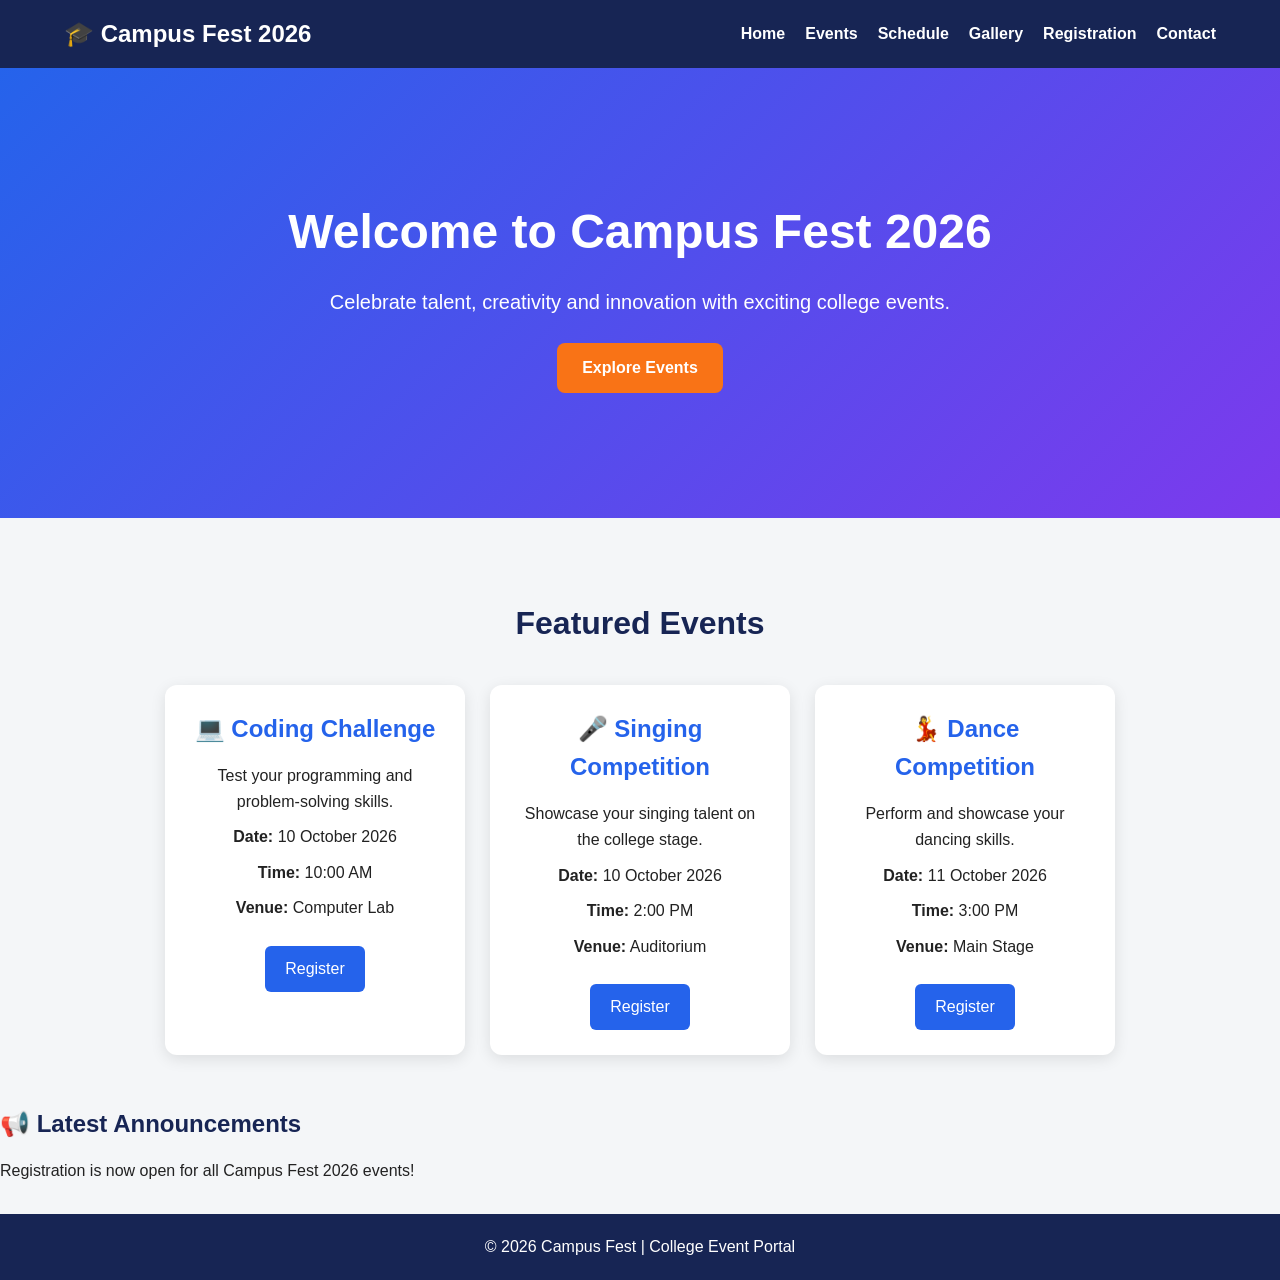
<file: index.html>
<!DOCTYPE html>
<html lang="en">

<head>

    <meta charset="UTF-8">

    <meta name="viewport" content="width=device-width, initial-scale=1.0">

    <title>Campus Fest 2026</title>

    <!-- CSS -->
    <link rel="stylesheet" href="style.css">

</head>

<body>

    <!-- Navigation Bar -->
    <header>

        <nav>

            <h2>🎓 Campus Fest 2026</h2>

            <ul>

                <li>
                    <a href="index.html">Home</a>
                </li>

                <li>
                    <a href="events.html">Events</a>
                </li>

                <li>
                    <a href="schedule.html">Schedule</a>
                </li>

                <li>
                    <a href="gallery.html">Gallery</a>
                </li>

                <li>
                    <a href="registration.html">Registration</a>
                </li>

                <li>
                    <a href="contact.html">Contact</a>
                </li>

            </ul>

        </nav>

    </header>


    <!-- Hero Section -->
    <section class="hero">

        <h1>
            Welcome to Campus Fest 2026
        </h1>

        <p>
            Celebrate talent, creativity and innovation
            with exciting college events.
        </p>

        <a href="events.html">
            Explore Events
        </a>

    </section>


    <!-- Featured Events -->
    <main>

        <h1>Featured Events</h1>

        <div class="event-container">

            <!-- Event 1 -->
            <div class="event-card">

                <h2>💻 Coding Challenge</h2>

                <p>
                    Test your programming and
                    problem-solving skills.
                </p>

                <p>
                    <strong>Date:</strong>
                    10 October 2026
                </p>

                <p>
                    <strong>Time:</strong>
                    10:00 AM
                </p>

                <p>
                    <strong>Venue:</strong>
                    Computer Lab
                </p>

                <a href="registration.html">
                    Register
                </a>

            </div>


            <!-- Event 2 -->
            <div class="event-card">

                <h2>🎤 Singing Competition</h2>

                <p>
                    Showcase your singing talent
                    on the college stage.
                </p>

                <p>
                    <strong>Date:</strong>
                    10 October 2026
                </p>

                <p>
                    <strong>Time:</strong>
                    2:00 PM
                </p>

                <p>
                    <strong>Venue:</strong>
                    Auditorium
                </p>

                <a href="registration.html">
                    Register
                </a>

            </div>


            <!-- Event 3 -->
            <div class="event-card">

                <h2>💃 Dance Competition</h2>

                <p>
                    Perform and showcase
                    your dancing skills.
                </p>

                <p>
                    <strong>Date:</strong>
                    11 October 2026
                </p>

                <p>
                    <strong>Time:</strong>
                    3:00 PM
                </p>

                <p>
                    <strong>Venue:</strong>
                    Main Stage
                </p>

                <a href="registration.html">
                    Register
                </a>

            </div>

        </div>

    </main>


    <!-- Announcements -->
    <section class="announcement">

        <h2>📢 Latest Announcements</h2>

        <p>
            Registration is now open for all
            Campus Fest 2026 events!
        </p>

    </section>


    <!-- Footer -->
    <footer>

        <p>
            © 2026 Campus Fest | College Event Portal
        </p>

    </footer>


    <!-- JavaScript -->
    <script src="script.js"></script>

</body>

</html>
</file>
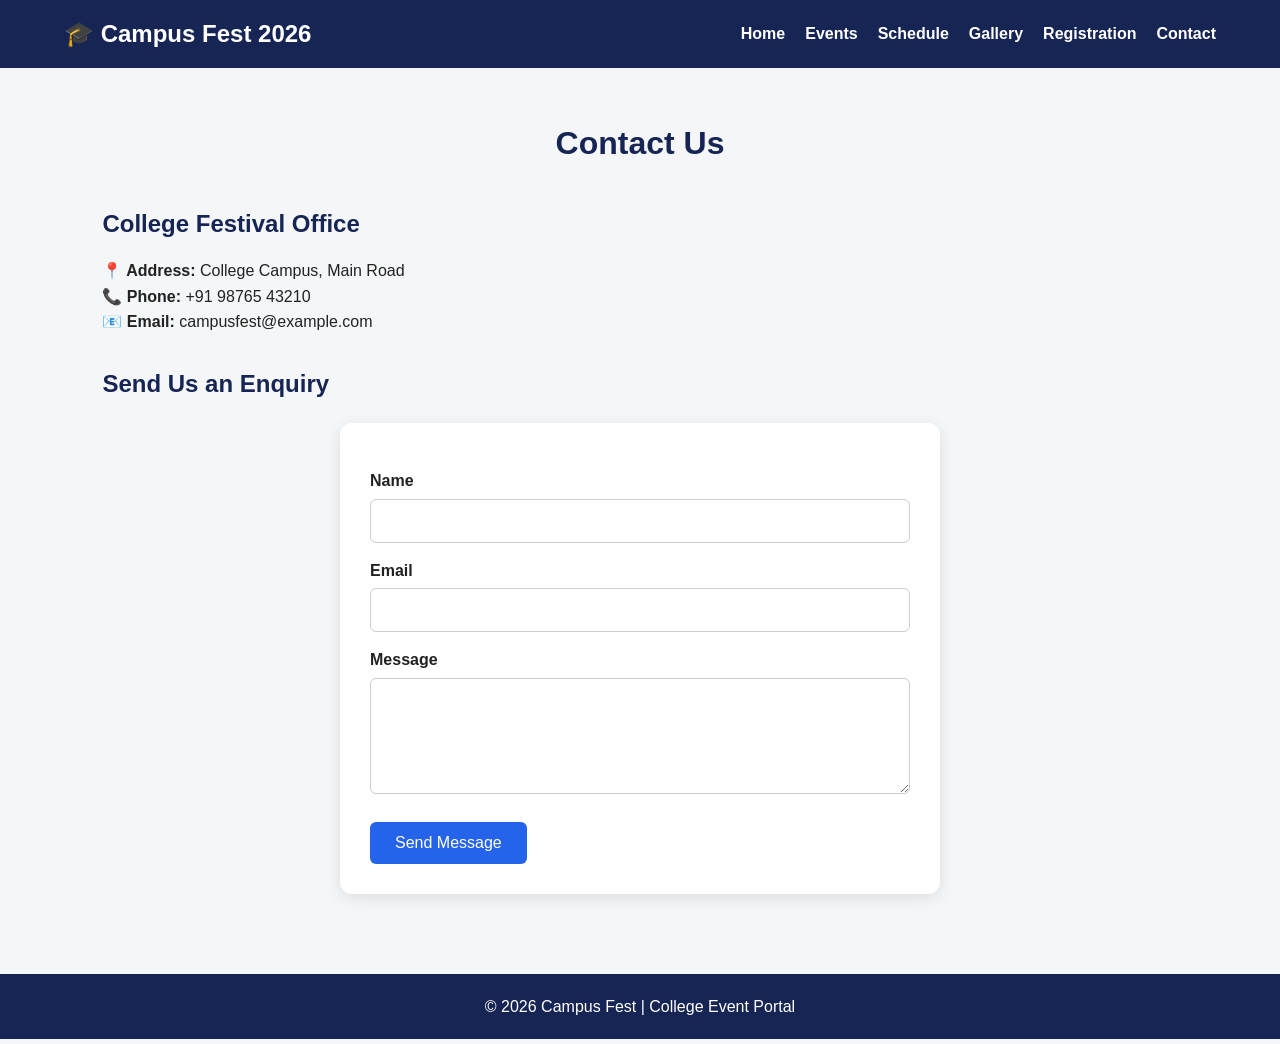
<file: contact.html>
<!DOCTYPE html>
<html lang="en">

<head>
    <meta charset="UTF-8">
    <meta name="viewport" content="width=device-width, initial-scale=1.0">

    <title>Contact - Campus Fest 2026</title>

    <link rel="stylesheet" href="style.css">
</head>

<body>

    <header>
        <nav>
            <h2>🎓 Campus Fest 2026</h2>

            <ul>
                <li><a href="index.html">Home</a></li>
                <li><a href="events.html">Events</a></li>
                <li><a href="schedule.html">Schedule</a></li>
                <li><a href="gallery.html">Gallery</a></li>
                <li><a href="registration.html">Registration</a></li>
                <li><a href="contact.html">Contact</a></li>
            </ul>
        </nav>
    </header>

    <main>

        <h1>Contact Us</h1>

        <section>

            <h2>College Festival Office</h2>

            <p><strong>📍 Address:</strong> College Campus, Main Road</p>

            <p><strong>📞 Phone:</strong> +91 98765 43210</p>

            <p><strong>📧 Email:</strong> campusfest@example.com</p>

        </section>


        <section>

            <h2>Send Us an Enquiry</h2>

            <form id="contactForm">

                <label for="contactName">Name</label>
                <input type="text" id="contactName" name="contactName">

                <label for="contactEmail">Email</label>
                <input type="email" id="contactEmail" name="contactEmail">

                <label for="message">Message</label>
                <textarea id="message" name="message" rows="5"></textarea>

                <button type="submit">Send Message</button>

                <p id="contactMessage"></p>

            </form>

        </section>

    </main>


    <footer>
        <p>© 2026 Campus Fest | College Event Portal</p>
    </footer>


    <script src="script.js"></script>

</body>

</html>
</file>
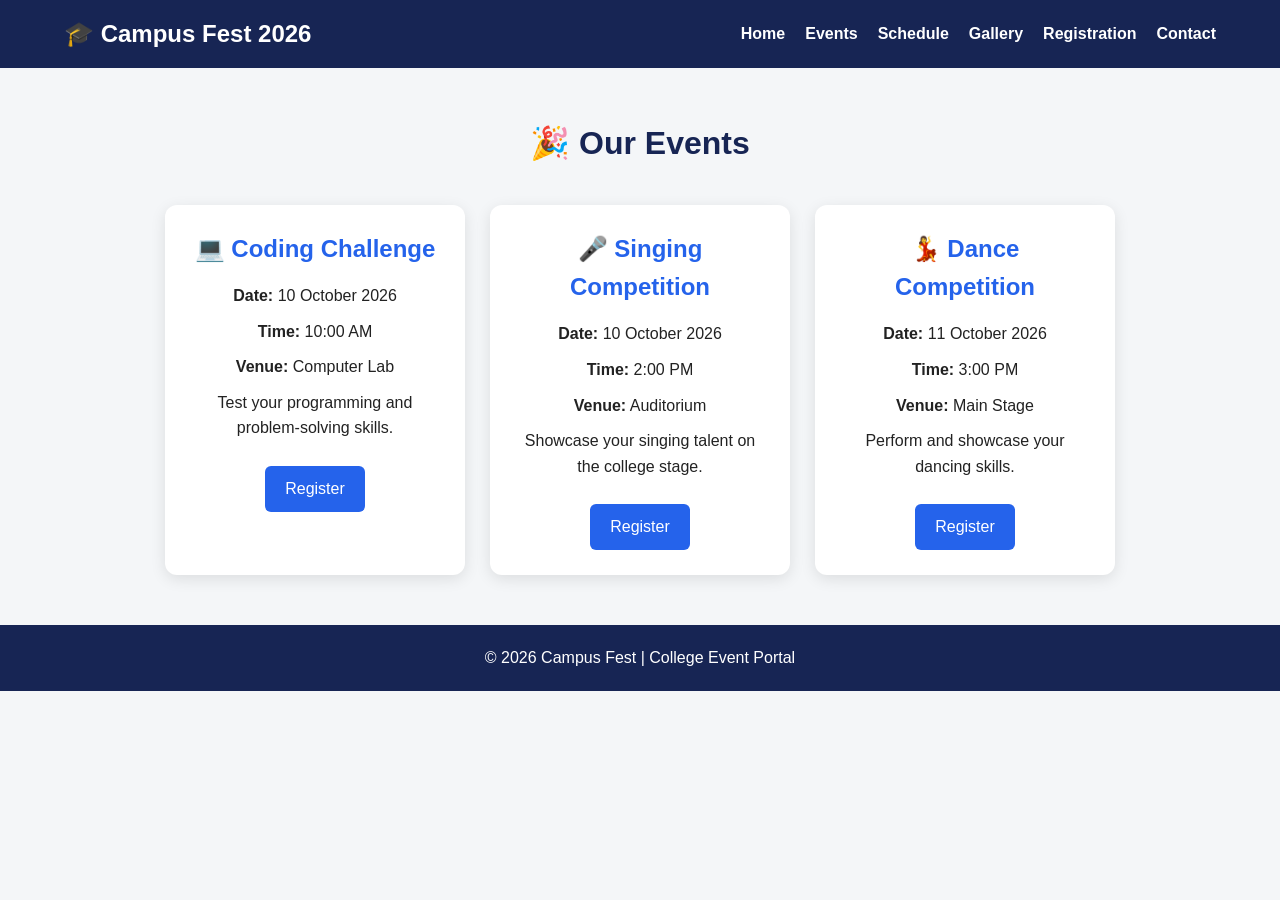
<file: event.html>
<!DOCTYPE html>
<html lang="en">

<head>

    <meta charset="UTF-8">

    <meta name="viewport" content="width=device-width, initial-scale=1.0">

    <title>Events - Campus Fest 2026</title>

    <link rel="stylesheet" href="style.css">

</head>

<body>

    <header>

        <nav>

            <h2>🎓 Campus Fest 2026</h2>

            <ul>

                <li><a href="index.html">Home</a></li>

                <li><a href="events.html">Events</a></li>

                <li><a href="schedule.html">Schedule</a></li>

                <li><a href="gallery.html">Gallery</a></li>

                <li><a href="registration.html">Registration</a></li>

                <li><a href="contact.html">Contact</a></li>

            </ul>

        </nav>

    </header>


    <main>

        <h1>🎉 Our Events</h1>

        <div class="event-container">


            <div class="event-card">

                <h2>💻 Coding Challenge</h2>

                <p><strong>Date:</strong> 10 October 2026</p>

                <p><strong>Time:</strong> 10:00 AM</p>

                <p><strong>Venue:</strong> Computer Lab</p>

                <p>
                    Test your programming and
                    problem-solving skills.
                </p>

                <a href="registration.html">
                    Register
                </a>

            </div>


            <div class="event-card">

                <h2>🎤 Singing Competition</h2>

                <p><strong>Date:</strong> 10 October 2026</p>

                <p><strong>Time:</strong> 2:00 PM</p>

                <p><strong>Venue:</strong> Auditorium</p>

                <p>
                    Showcase your singing talent
                    on the college stage.
                </p>

                <a href="registration.html">
                    Register
                </a>

            </div>


            <div class="event-card">

                <h2>💃 Dance Competition</h2>

                <p><strong>Date:</strong> 11 October 2026</p>

                <p><strong>Time:</strong> 3:00 PM</p>

                <p><strong>Venue:</strong> Main Stage</p>

                <p>
                    Perform and showcase
                    your dancing skills.
                </p>

                <a href="registration.html">
                    Register
                </a>

            </div>


        </div>

    </main>


    <footer>

        <p>
            © 2026 Campus Fest | College Event Portal
        </p>

    </footer>


    <script src="script.js"></script>

</body>

</html>
</file>
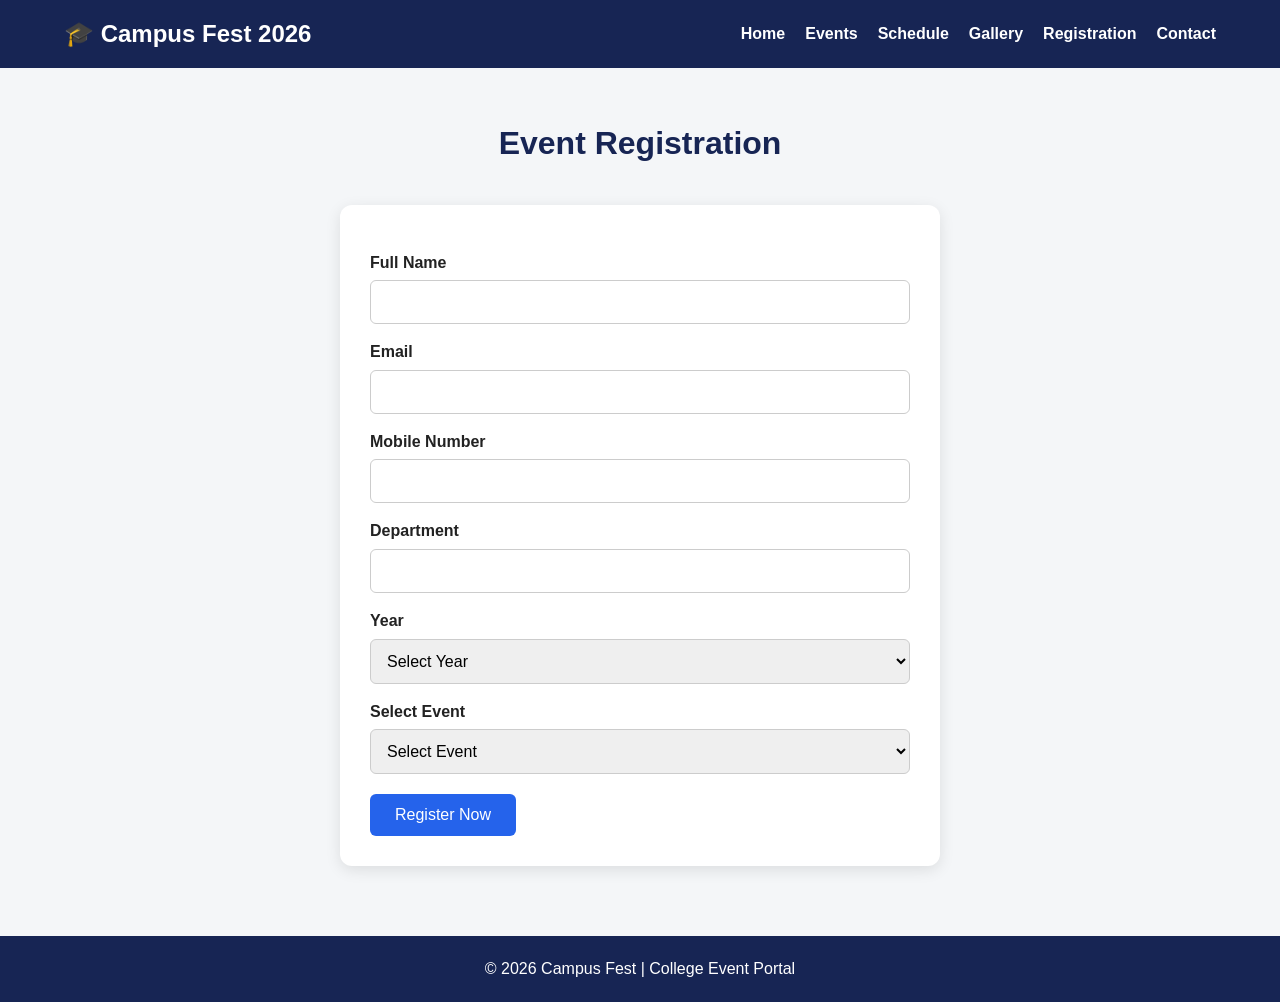
<file: registration.html>
<!DOCTYPE html>
<html lang="en">

<head>
    <meta charset="UTF-8">
    <meta name="viewport" content="width=device-width, initial-scale=1.0">

    <title>Registration - Campus Fest 2026</title>

    <link rel="stylesheet" href="style.css">
</head>

<body>

    <header>
        <nav>
            <h2>🎓 Campus Fest 2026</h2>

            <ul>
                <li><a href="index.html">Home</a></li>
                <li><a href="events.html">Events</a></li>
                <li><a href="schedule.html">Schedule</a></li>
                <li><a href="gallery.html">Gallery</a></li>
                <li><a href="registration.html">Registration</a></li>
                <li><a href="contact.html">Contact</a></li>
            </ul>
        </nav>
    </header>

    <main>

        <h1>Event Registration</h1>

        <form id="registrationForm">

            <label for="name">Full Name</label>
            <input type="text" id="name" name="name">

            <label for="email">Email</label>
            <input type="email" id="email" name="email">

            <label for="mobile">Mobile Number</label>
            <input type="tel" id="mobile" name="mobile">

            <label for="department">Department</label>
            <input type="text" id="department" name="department">

            <label for="year">Year</label>
            <select id="year" name="year">
                <option value="">Select Year</option>
                <option value="1">1st Year</option>
                <option value="2">2nd Year</option>
                <option value="3">3rd Year</option>
                <option value="4">4th Year</option>
            </select>

            <label for="event">Select Event</label>
            <select id="event" name="event">
                <option value="">Select Event</option>
                <option value="coding">Coding Challenge</option>
                <option value="singing">Singing Competition</option>
                <option value="dance">Dance Competition</option>
            </select>

            <button type="submit">Register Now</button>

            <p id="successMessage"></p>

        </form>

    </main>

    <footer>
        <p>© 2026 Campus Fest | College Event Portal</p>
    </footer>

    <script src="script.js"></script>

</body>

</html>
</file>
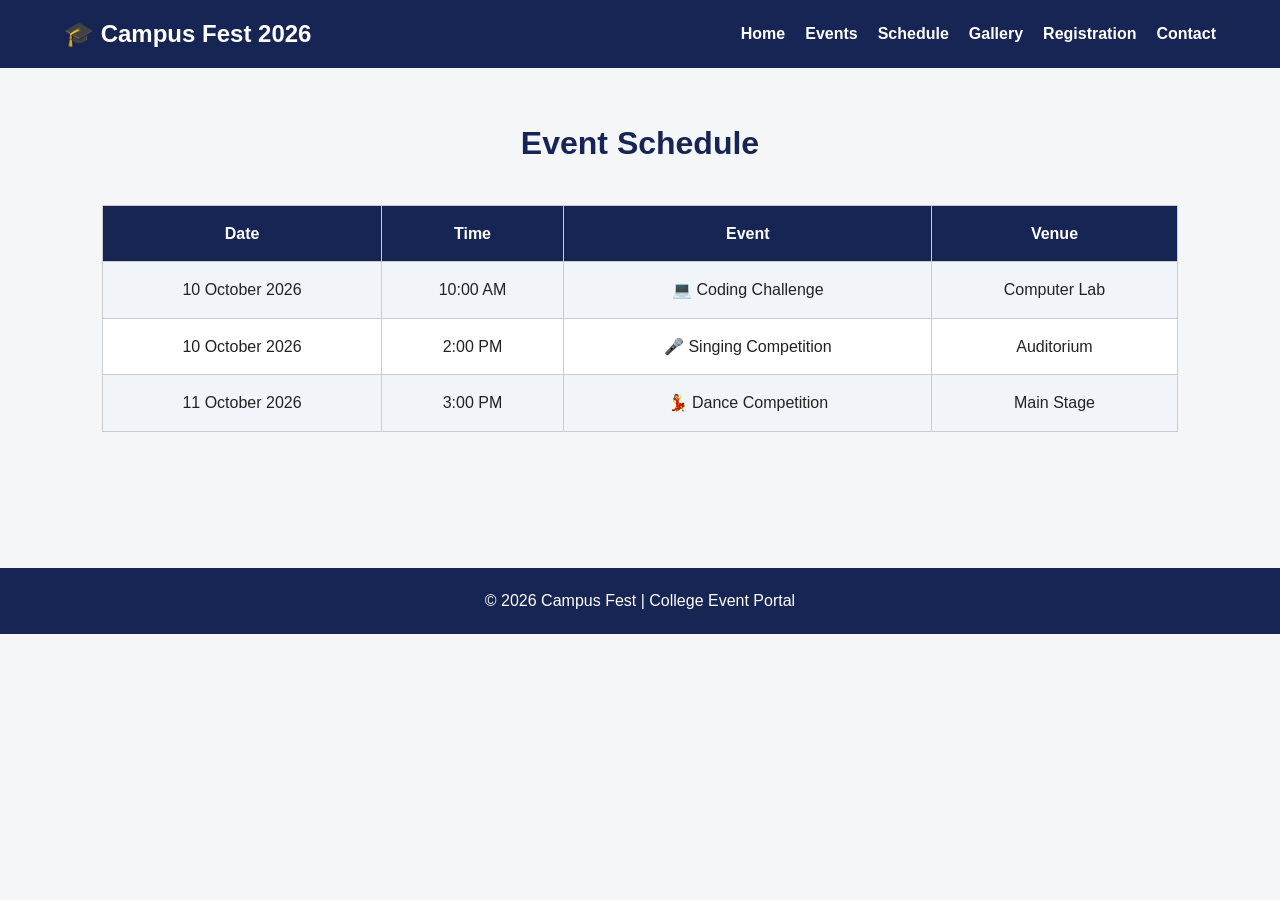
<file: schedule.html>
<!DOCTYPE html>
<html lang="en">

<head>
    <meta charset="UTF-8">
    <meta name="viewport" content="width=device-width, initial-scale=1.0">

    <title>Schedule - Campus Fest 2026</title>

    <link rel="stylesheet" href="style.css">
</head>

<body>

    <header>
        <nav>
            <h2>🎓 Campus Fest 2026</h2>

            <ul>
                <li><a href="index.html">Home</a></li>
                <li><a href="events.html">Events</a></li>
                <li><a href="schedule.html">Schedule</a></li>
                <li><a href="gallery.html">Gallery</a></li>
                <li><a href="registration.html">Registration</a></li>
                <li><a href="contact.html">Contact</a></li>
            </ul>
        </nav>
    </header>

    <main>

        <h1>Event Schedule</h1>

        <table>

            <tr>
                <th>Date</th>
                <th>Time</th>
                <th>Event</th>
                <th>Venue</th>
            </tr>

            <tr>
                <td>10 October 2026</td>
                <td>10:00 AM</td>
                <td>💻 Coding Challenge</td>
                <td>Computer Lab</td>
            </tr>

            <tr>
                <td>10 October 2026</td>
                <td>2:00 PM</td>
                <td>🎤 Singing Competition</td>
                <td>Auditorium</td>
            </tr>

            <tr>
                <td>11 October 2026</td>
                <td>3:00 PM</td>
                <td>💃 Dance Competition</td>
                <td>Main Stage</td>
            </tr>

        </table>

    </main>

    <footer>
        <p>© 2026 Campus Fest | College Event Portal</p>
    </footer>

    <script src="script.js"></script>

</body>

</html>
</file>
<file: style.css>
/* =========================
   GENERAL
========================= */

* {
    margin: 0;
    padding: 0;
    box-sizing: border-box;
}

body {
    font-family: Arial, sans-serif;
    background-color: #f4f6f8;
    color: #222;
    line-height: 1.6;
}


/* =========================
   NAVIGATION
========================= */

header {
    background-color: #172554;
    padding: 15px 5%;
}

nav {
    display: flex;
    justify-content: space-between;
    align-items: center;
}

nav h2 {
    color: white;
}

nav ul {
    display: flex;
    list-style: none;
    gap: 20px;
}

nav ul li a {
    color: white;
    text-decoration: none;
    font-weight: bold;
}

nav ul li a:hover {
    color: #93c5fd;
}


/* =========================
   HOME PAGE
========================= */

.hero {
    min-height: 450px;
    padding: 40px 20px;

    display: flex;
    flex-direction: column;
    justify-content: center;
    align-items: center;

    text-align: center;

    background: linear-gradient(
        135deg,
        #2563eb,
        #7c3aed
    );

    color: white;
}

.hero h1 {
    font-size: 48px;
    margin-bottom: 15px;
}

.hero p {
    font-size: 20px;
    margin-bottom: 25px;
}

.hero a {
    background-color: #f97316;
    color: white;
    padding: 12px 25px;
    border-radius: 8px;
    text-decoration: none;
    font-weight: bold;
}


/* =========================
   MAIN CONTENT
========================= */

main {
    padding: 50px 8%;
    min-height: 500px;
}

main > h1 {
    text-align: center;
    color: #172554;
    margin-bottom: 35px;
}


/* =========================
   EVENT CARDS
========================= */

.event-container {
    display: flex;
    justify-content: center;
    gap: 25px;
    flex-wrap: wrap;
}

.event-card {
    width: 300px;
    background-color: white;
    padding: 25px;
    border-radius: 12px;

    box-shadow: 0 4px 15px rgba(0, 0, 0, 0.1);

    text-align: center;
}

.event-card h2 {
    color: #2563eb;
    margin-bottom: 15px;
}

.event-card p {
    margin-bottom: 10px;
}

.event-card a {
    display: inline-block;
    margin-top: 15px;

    background-color: #2563eb;
    color: white;

    padding: 10px 20px;
    border-radius: 6px;

    text-decoration: none;
}


/* =========================
   TABLE
========================= */

table {
    width: 100%;
    border-collapse: collapse;
    background-color: white;
}

th,
td {
    border: 1px solid #ccc;
    padding: 15px;
    text-align: center;
}

th {
    background-color: #172554;
    color: white;
}

tr:nth-child(even) {
    background-color: #f1f5f9;
}


/* =========================
   GALLERY
========================= */

.gallery {
    display: grid;

    grid-template-columns:
        repeat(4, 1fr);

    gap: 20px;
}

.gallery img {
    width: 100%;
    height: 220px;

    object-fit: cover;

    border-radius: 10px;
}


/* =========================
   FORMS
========================= */

form {
    max-width: 600px;
    margin: 20px auto;

    background-color: white;

    padding: 30px;

    border-radius: 12px;

    box-shadow:
        0 4px 15px rgba(0, 0, 0, 0.1);
}

label {
    display: block;

    margin-top: 15px;
    margin-bottom: 5px;

    font-weight: bold;
}

input,
select,
textarea {
    width: 100%;

    padding: 12px;

    border: 1px solid #ccc;

    border-radius: 6px;

    font-size: 16px;
}

button {
    margin-top: 20px;

    padding: 12px 25px;

    background-color: #2563eb;

    color: white;

    border: none;

    border-radius: 6px;

    font-size: 16px;

    cursor: pointer;
}

button:hover {
    background-color: #1d4ed8;
}


/* =========================
   CONTACT
========================= */

section {
    margin-bottom: 30px;
}

section h2 {
    color: #172554;
    margin-bottom: 15px;
}


/* =========================
   FOOTER
========================= */

footer {
    background-color: #172554;

    color: white;

    text-align: center;

    padding: 20px;
}


/* =========================
   RESPONSIVE DESIGN
========================= */

@media (max-width: 768px) {

    nav {
        flex-direction: column;
        gap: 15px;
    }

    nav ul {
        flex-direction: column;
        text-align: center;
        gap: 10px;
    }

    .hero h1 {
        font-size: 34px;
    }

    .hero p {
        font-size: 17px;
    }

    .event-card {
        width: 100%;
    }

    .gallery {
        grid-template-columns: 1fr;
    }

    table {
        font-size: 14px;
    }

    th,
    td {
        padding: 8px;
    }
}
</file>
